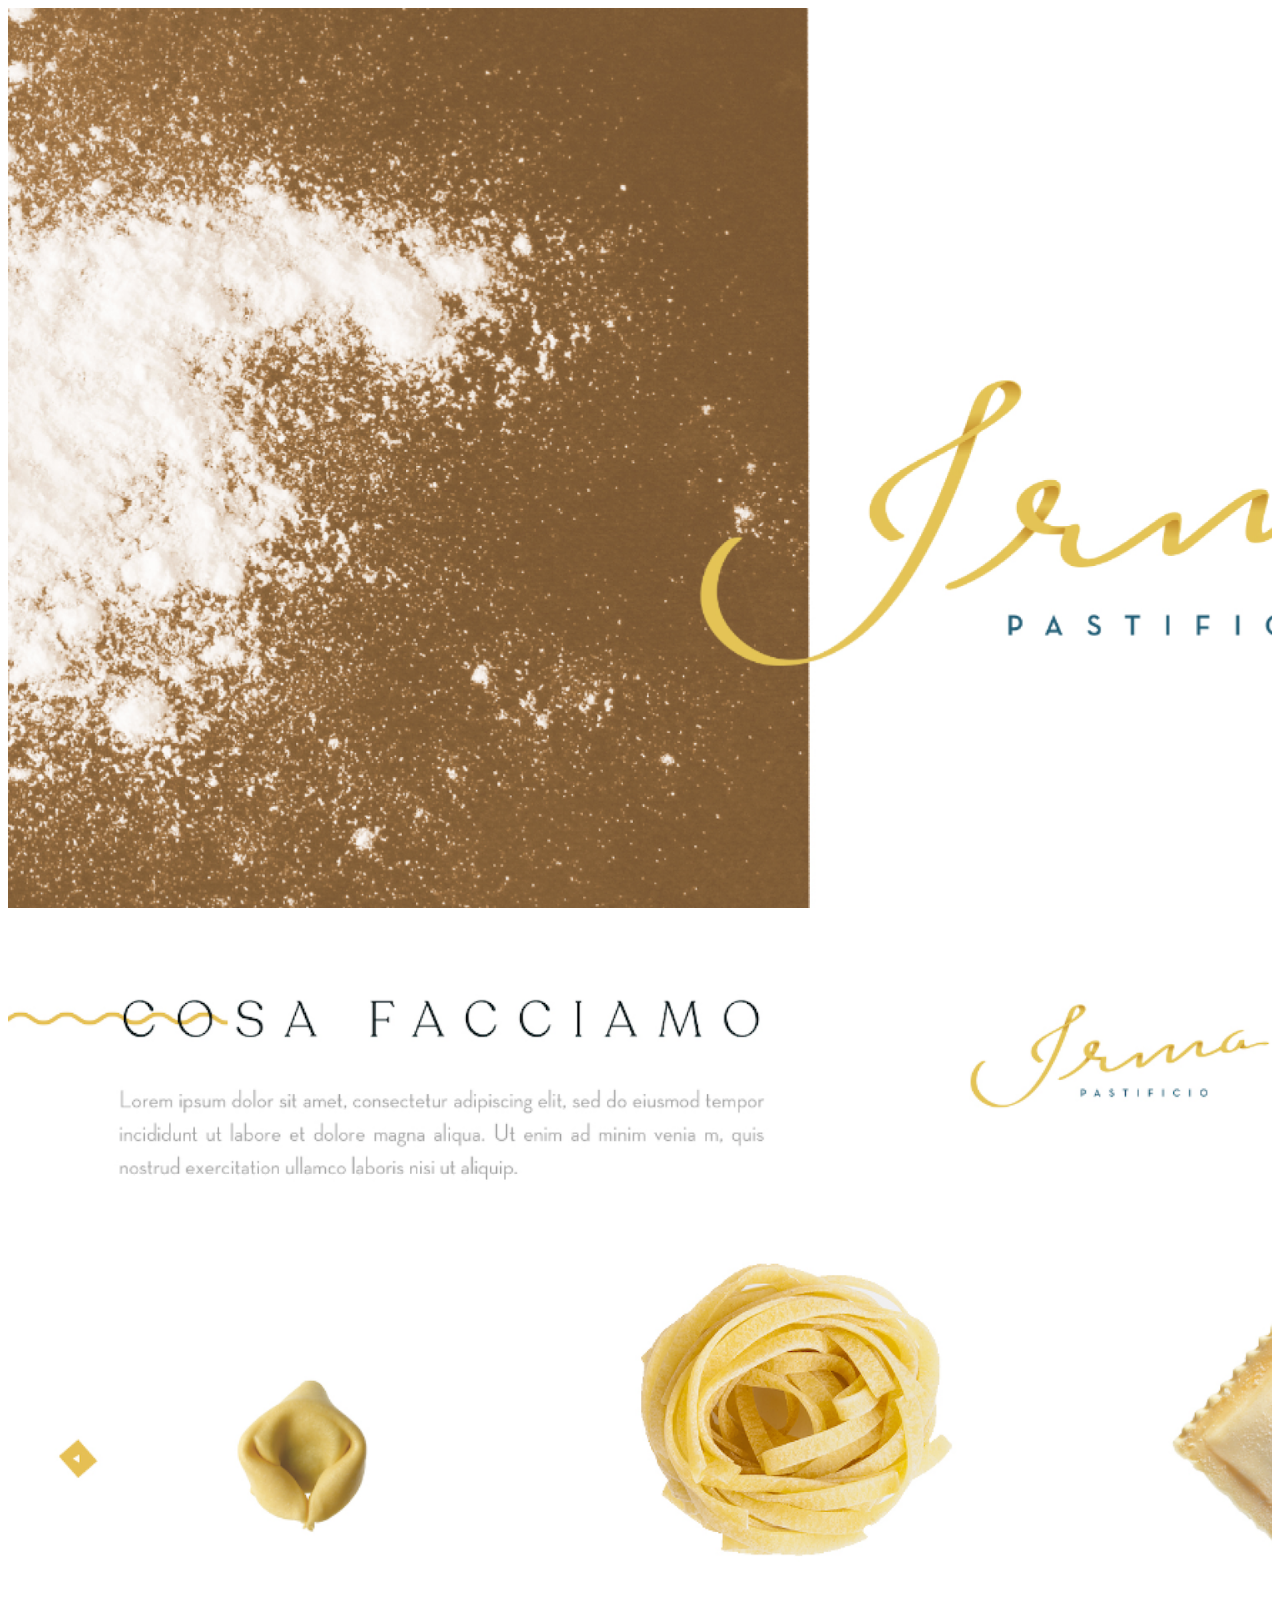
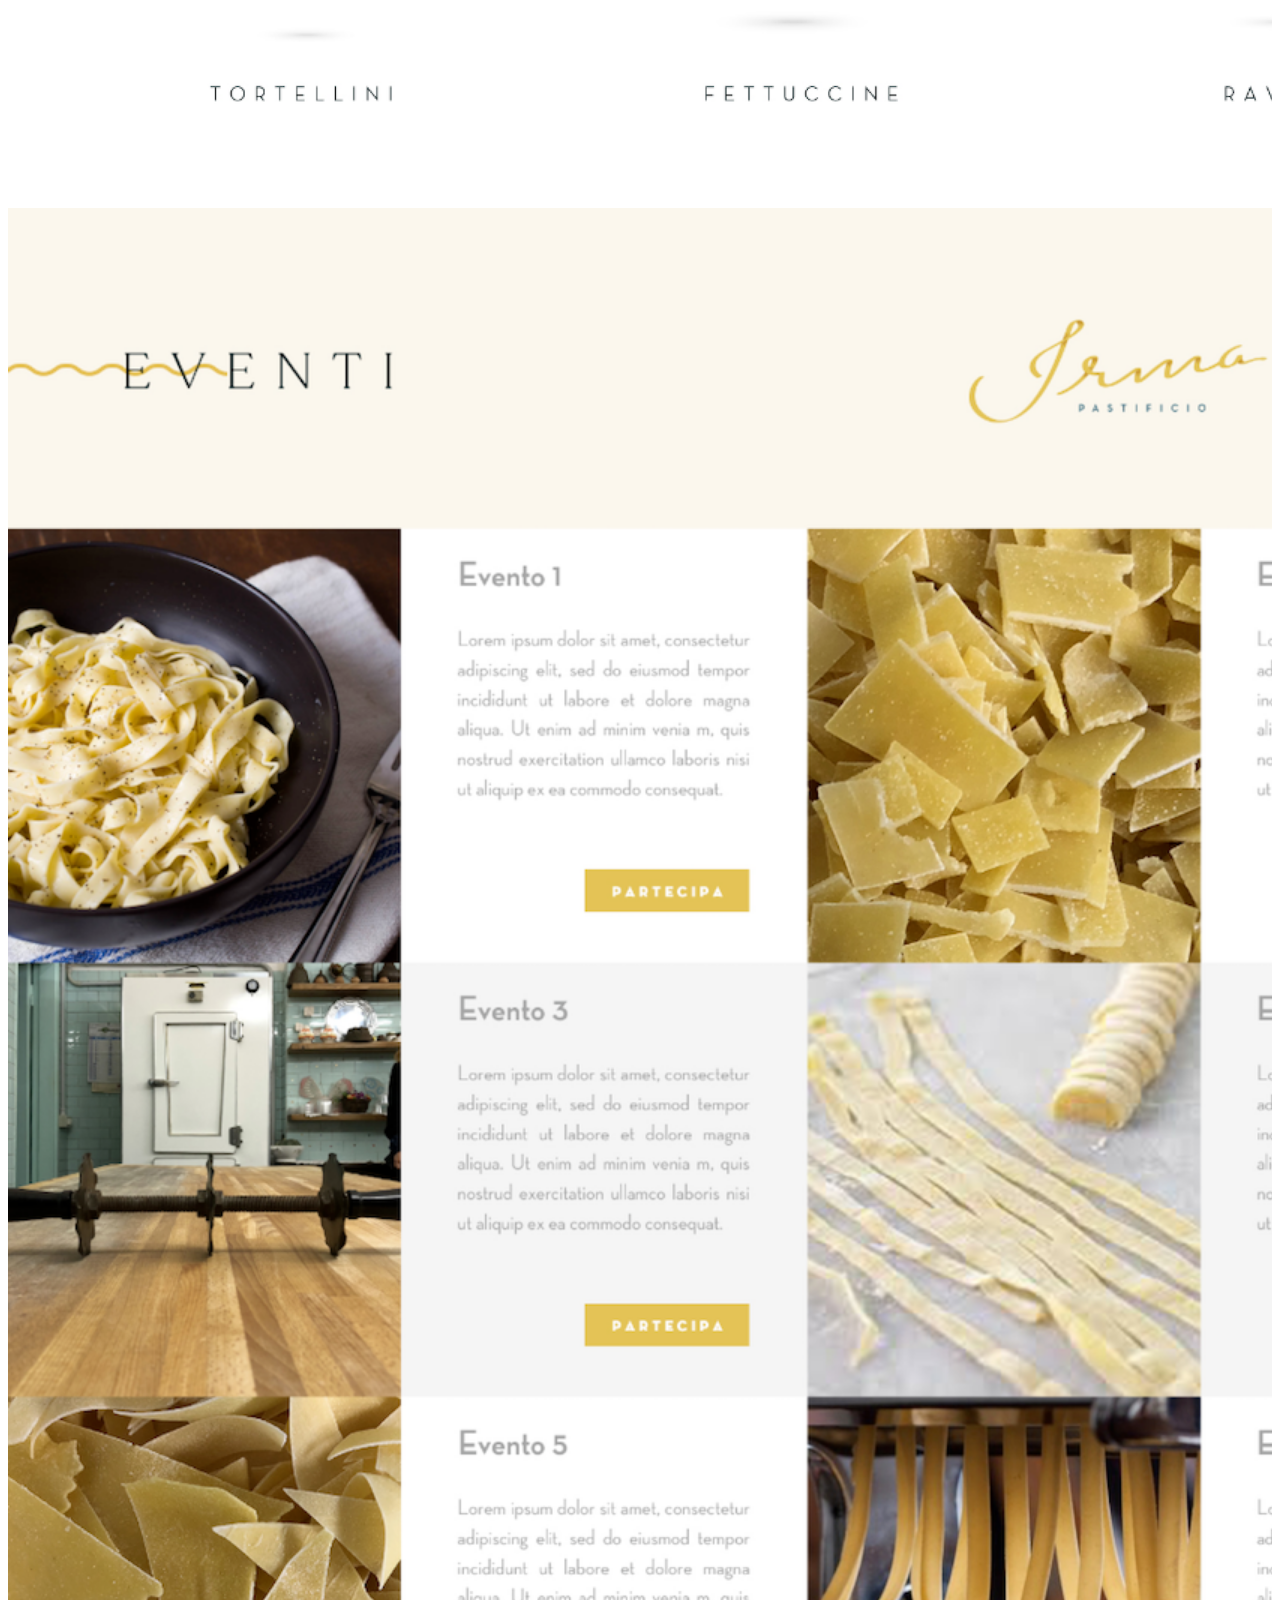
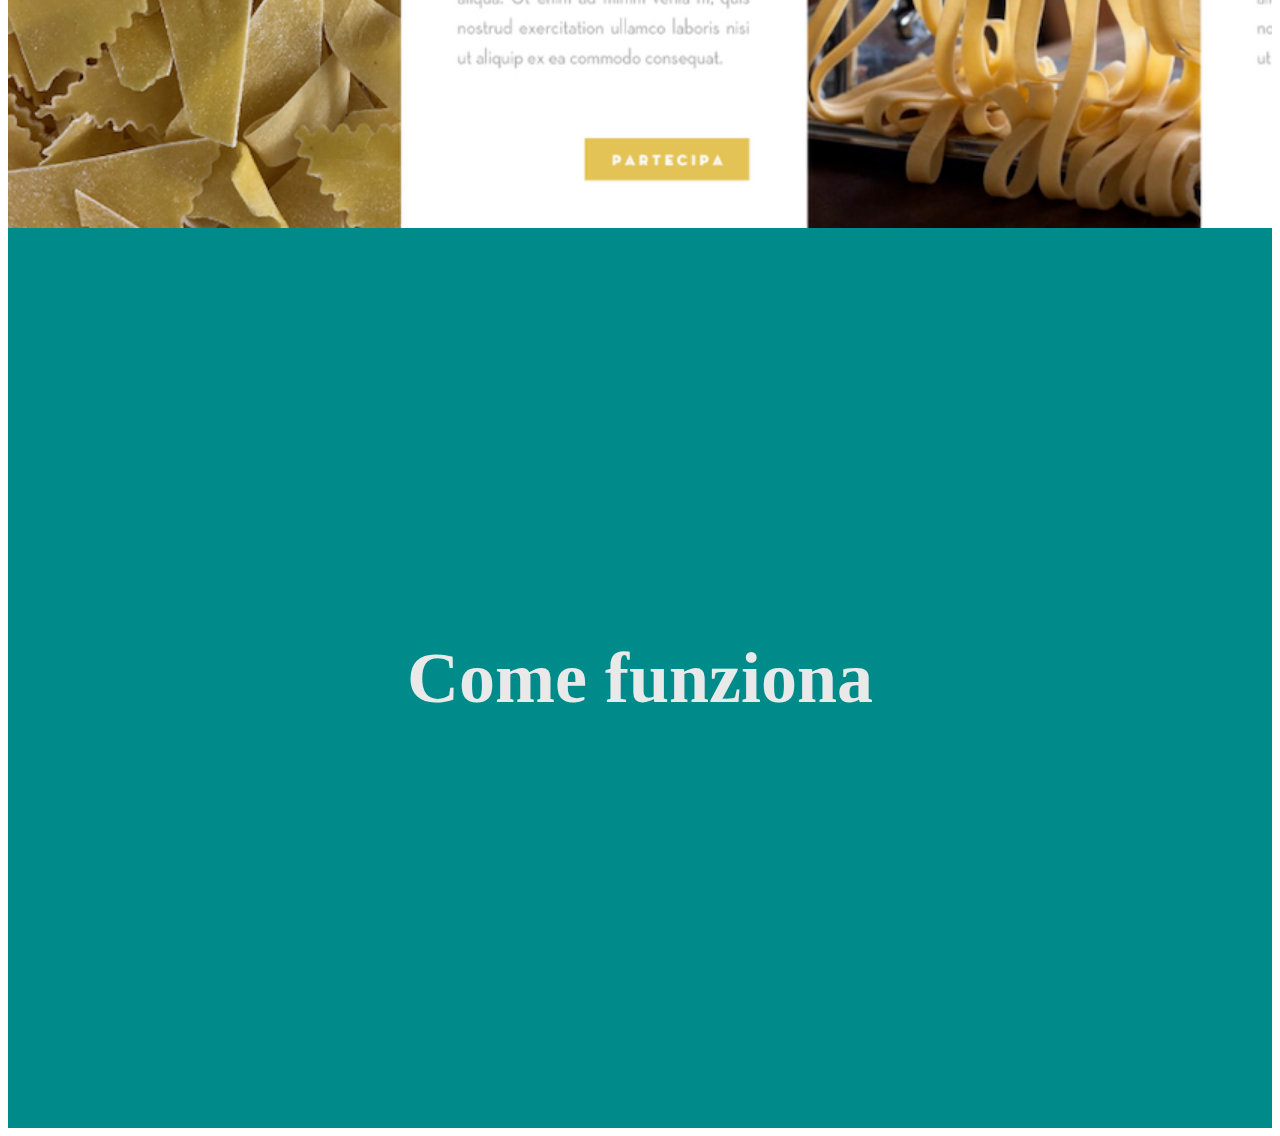
<file: togo.html>
<!DOCTYPE html>
<html lang="en">
<head>
    <meta charset="UTF-8">
    <meta name="viewport" content="width=device-width, initial-scale=1.0">
    <title>Guasco Universe</title>
    <link rel="preload" href="togo.css" as="style" onload="this.onload=null;this.rel='stylesheet'">
</head>
<body>
  <page class="page">
      <section class="intro">
      </section>
      <section class="prodotti">
      </section>
      <section class="dettagli">
      </section>
      <section class="comefunziona">
          <h2>Come funziona</h2>
      </section>
    </page>  
</body>
</html>
</file>
<file: togo.css>
.page {
    display: grid;
    grid-template-columns: repeat(4, 1fr);
    grid-template-rows: 100vh 100vh 180vh 100vh;
    grid-template-areas:
    "i i i i"
    "p p p p"
    "d d d d"
    "f f f f";
    column-gap: 0.2em;
    text-align: center;
}

.intro {
    grid-area: i;
    background-color: aqua;
    background-image: url("photos/Guasco\ Sfoglina\ Intro.png");
    background-size: cover;
}

.prodotti {
    grid-area: p;
    background-color: chartreuse;
    background-image: url("photos/Guasco\ Sfoglina\ Prodotti.png");
    background-size: cover;
}

.dettagli {
    grid-area: d;
    background-color: cornflowerblue;
    background-image: url("photos/Guasco\ Sfoglina\ Prodotti\ Dettagli.png");
    background-size: cover;
}

.comefunziona {
    grid-area: f;
    background-color: darkcyan;
}

section {
    display: flex;
    justify-content: center;
    align-items: center;
    font-size: 3em;
    color: rgb(233, 233, 233);
}

a, :active, a:visited {
    color: rgb(233, 233, 233);
    text-decoration: none;
}
</file>
